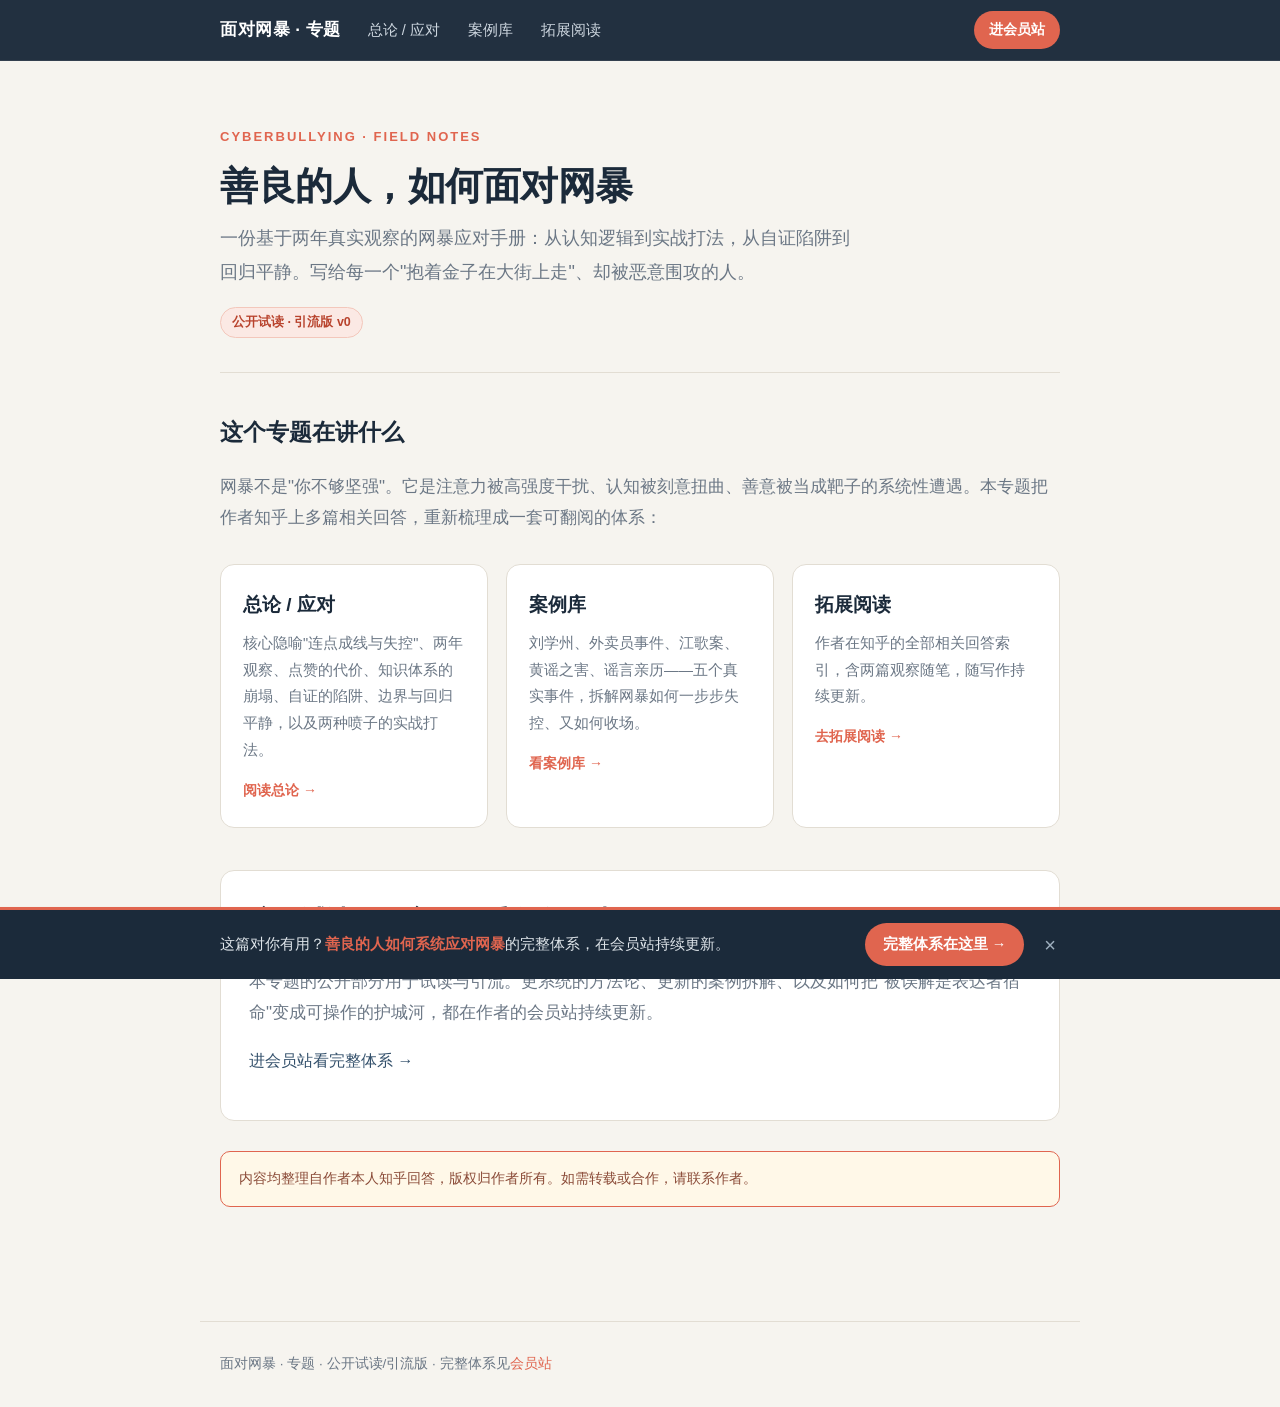
<file: index.html>
<!DOCTYPE html>
<html lang="zh-CN">
<head>
<meta charset="utf-8">
<meta name="viewport" content="width=device-width,initial-scale=1">
<title>面对网暴 · 专题</title>
<link rel="stylesheet" href="_shell/style.css">
</head>
<body>
<script src="_shell/global-nav.js"></script>
<main>
  <header class="hero">
    <div class="kicker">Cyberbullying · Field Notes</div>
    <h1>善良的人，如何面对网暴</h1>
    <p class="sub">一份基于两年真实观察的网暴应对手册：从认知逻辑到实战打法，从自证陷阱到回归平静。写给每一个"抱着金子在大街上走"、却被恶意围攻的人。</p>
    <span class="badge">公开试读 · 引流版 v0</span>
  </header>

  <section>
    <h2 style="font-size:23px;color:var(--ink);margin:8px 0 4px">这个专题在讲什么</h2>
    <p style="color:var(--muted)">网暴不是"你不够坚强"。它是注意力被高强度干扰、认知被刻意扭曲、善意被当成靶子的系统性遭遇。本专题把作者知乎上多篇相关回答，重新梳理成一套可翻阅的体系：</p>
    <div class="grid">
      <div class="card">
        <h3>总论 / 应对</h3>
        <p>核心隐喻"连点成线与失控"、两年观察、点赞的代价、知识体系的崩塌、自证的陷阱、边界与回归平静，以及两种喷子的实战打法。</p>
        <a class="more" href="pages/cope.html">阅读总论 →</a>
      </div>
      <div class="card">
        <h3>案例库</h3>
        <p>刘学州、外卖员事件、江歌案、黄谣之害、谣言亲历——五个真实事件，拆解网暴如何一步步失控、又如何收场。</p>
        <a class="more" href="pages/cases.html">看案例库 →</a>
      </div>
      <div class="card">
        <h3>拓展阅读</h3>
        <p>作者在知乎的全部相关回答索引，含两篇观察随笔，随写作持续更新。</p>
        <a class="more" href="pages/read.html">去拓展阅读 →</a>
      </div>
    </div>
  </section>

  <section style="margin-top:42px;background:var(--card);border:1px solid var(--line);border-radius:14px;padding:26px 28px">
    <h2 style="margin-top:0;color:var(--ink)">这是试读版，完整体系在会员站</h2>
    <p style="color:var(--muted)">本专题的公开部分用于试读与引流。更系统的方法论、更新的案例拆解、以及如何把"被误解是表达者宿命"变成可操作的护城河，都在作者的会员站持续更新。</p>
    <p><a class="more" href="https://your-membership-link.example.com" target="_blank" rel="noopener" style="font-size:16px">进会员站看完整体系 →</a></p>
  </section>

  <div class="note" style="margin-top:30px">内容均整理自作者本人知乎回答，版权归作者所有。如需转载或合作，请联系作者。</div>
</main>
<div class="foot">面对网暴 · 专题 · 公开试读/引流版 · 完整体系见<a href="https://your-membership-link.example.com" target="_blank" rel="noopener">会员站</a></div>
</body>
</html>
</file>
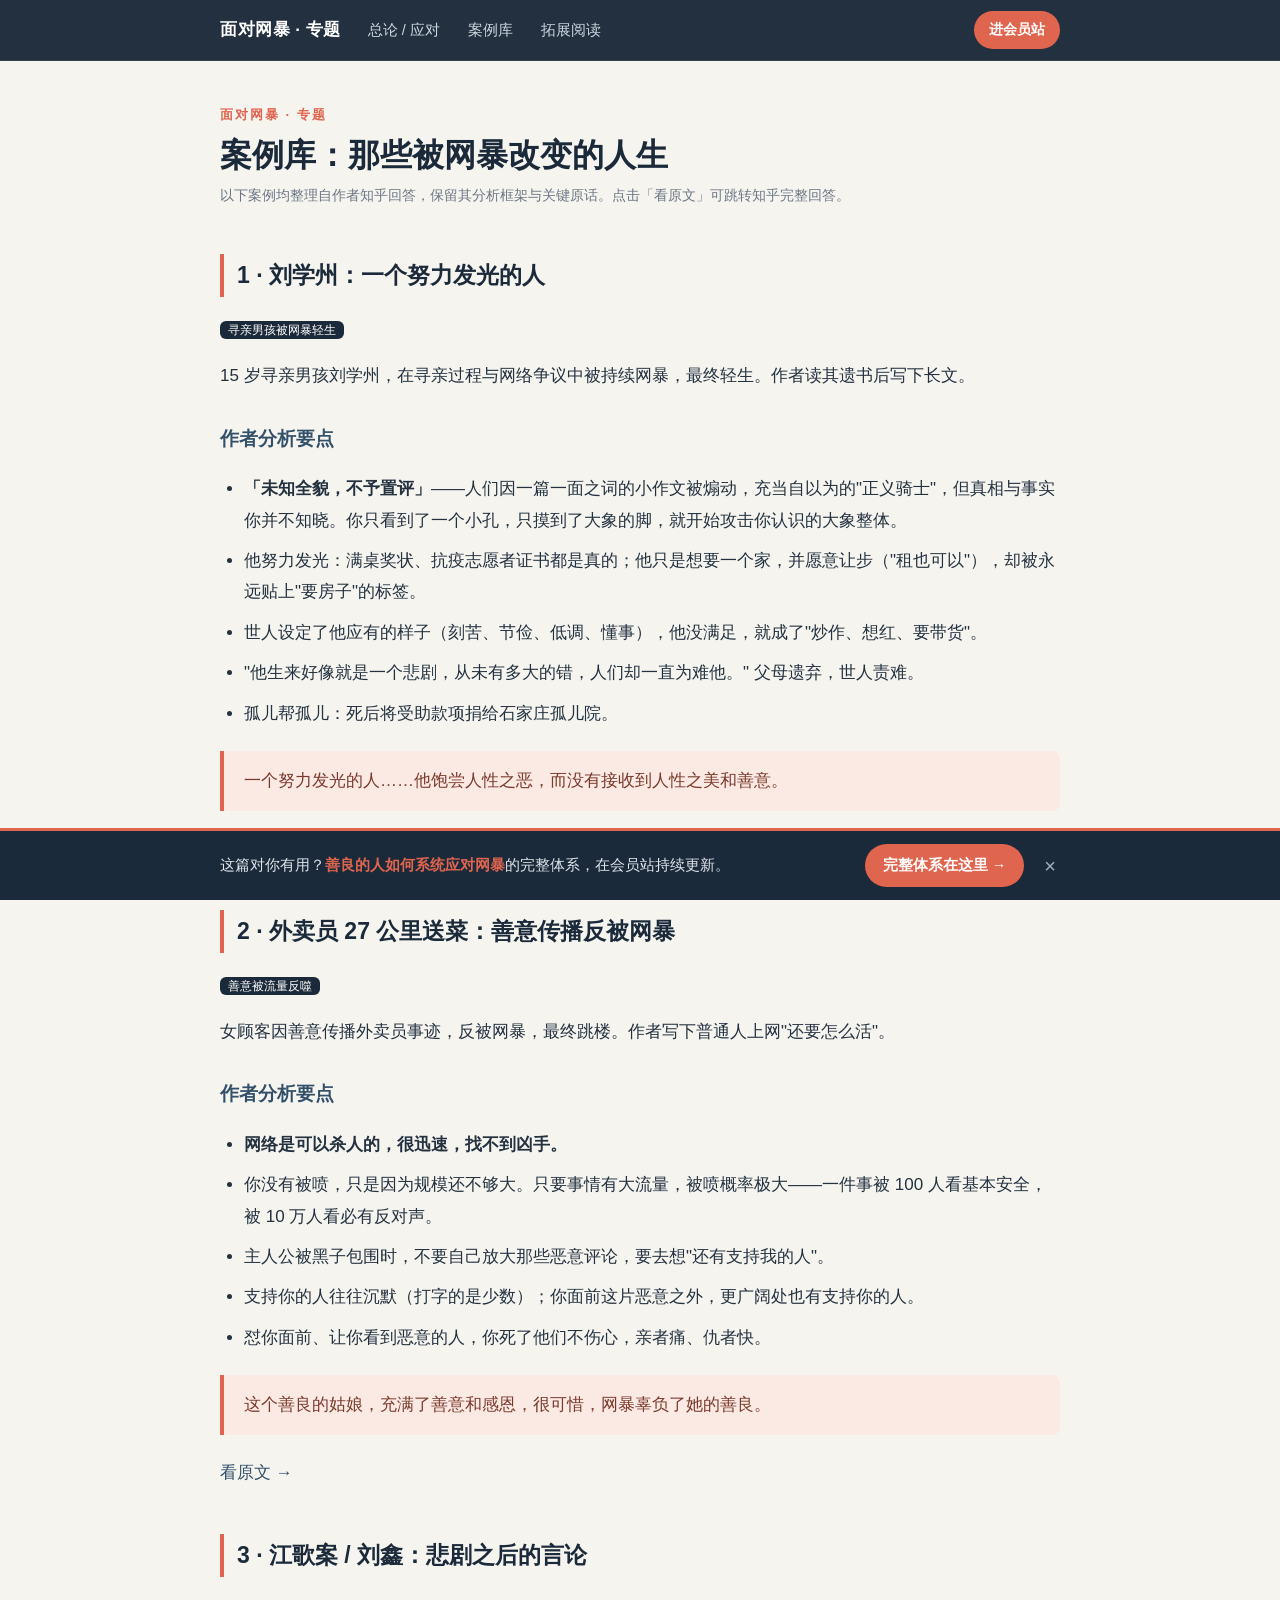
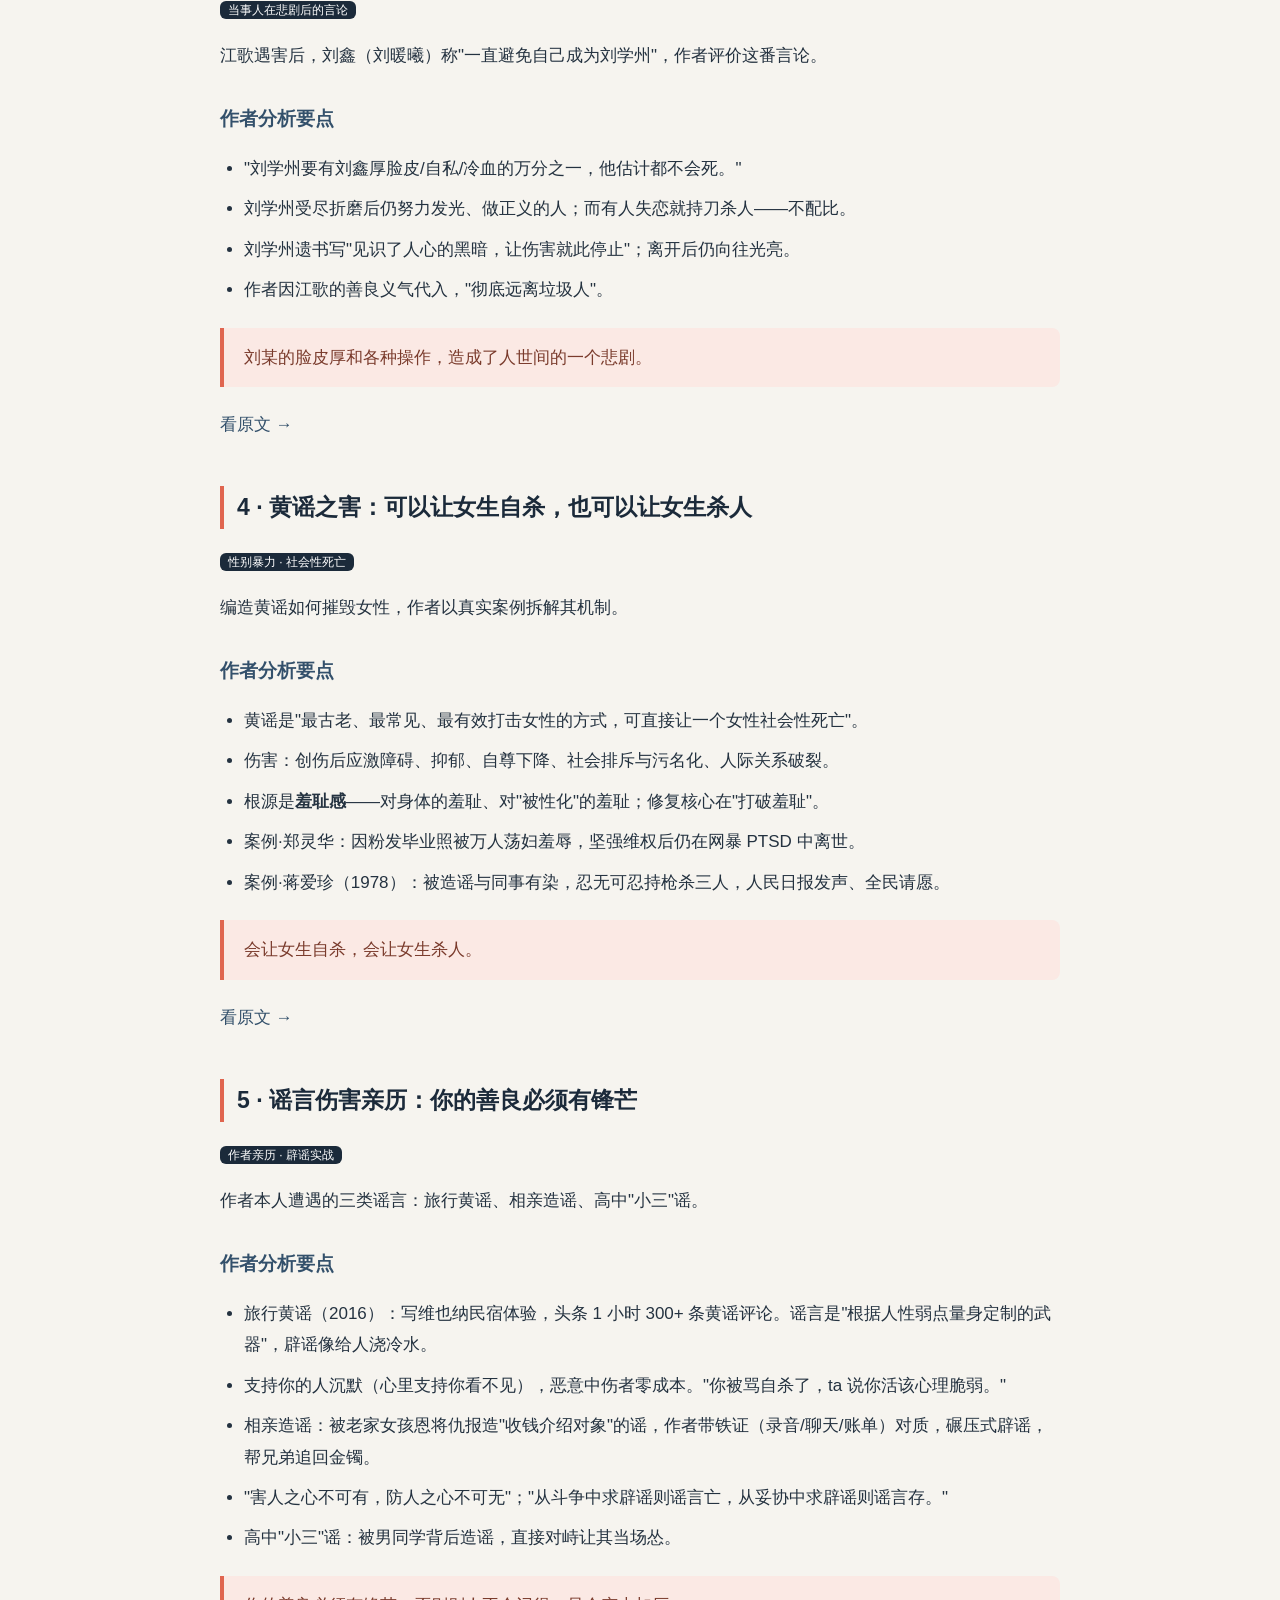
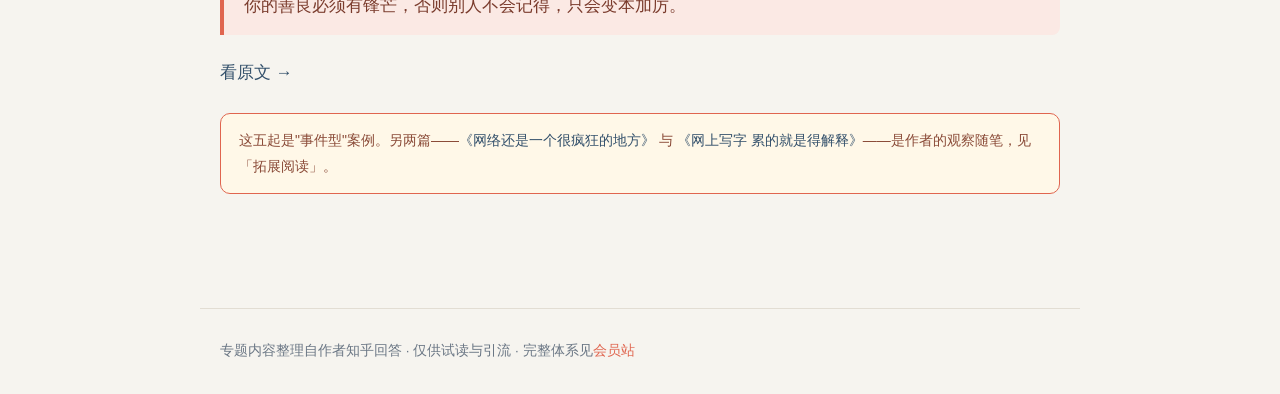
<file: pages/cases.html>
<!DOCTYPE html>
<html lang="zh-CN">
<head>
<meta charset="utf-8">
<meta name="viewport" content="width=device-width,initial-scale=1">
<title>案例库 · 面对网暴专题</title>
<link rel="stylesheet" href="../_shell/style.css">
</head>
<body>
<script src="../_shell/global-nav.js"></script>
<article>
  <div class="kicker">面对网暴 · 专题</div>
  <h1>案例库：那些被网暴改变的人生</h1>
  <div class="meta">以下案例均整理自作者知乎回答，保留其分析框架与关键原话。点击「看原文」可跳转知乎完整回答。</div>

  <h2>1 · 刘学州：一个努力发光的人</h2>
  <p><span class="tag" style="background:var(--ink);color:#fff;padding:2px 8px;border-radius:6px;font-size:12px">寻亲男孩被网暴轻生</span></p>
  <p>15 岁寻亲男孩刘学州，在寻亲过程与网络争议中被持续网暴，最终轻生。作者读其遗书后写下长文。</p>
  <h3>作者分析要点</h3>
  <ul>
    <li><strong>「未知全貌，不予置评」</strong>——人们因一篇一面之词的小作文被煽动，充当自以为的"正义骑士"，但真相与事实你并不知晓。你只看到了一个小孔，只摸到了大象的脚，就开始攻击你认识的大象整体。</li>
    <li>他努力发光：满桌奖状、抗疫志愿者证书都是真的；他只是想要一个家，并愿意让步（"租也可以"），却被永远贴上"要房子"的标签。</li>
    <li>世人设定了他应有的样子（刻苦、节俭、低调、懂事），他没满足，就成了"炒作、想红、要带货"。</li>
    <li>"他生来好像就是一个悲剧，从未有多大的错，人们却一直为难他。" 父母遗弃，世人责难。</li>
    <li>孤儿帮孤儿：死后将受助款项捐给石家庄孤儿院。</li>
  </ul>
  <blockquote>一个努力发光的人……他饱尝人性之恶，而没有接收到人性之美和善意。</blockquote>
  <p><a href="https://www.zhihu.com/question/513063032/answer/2323463442" target="_blank" rel="noopener">看原文 →</a></p>

  <h2>2 · 外卖员 27 公里送菜：善意传播反被网暴</h2>
  <p><span class="tag" style="background:var(--ink);color:#fff;padding:2px 8px;border-radius:6px;font-size:12px">善意被流量反噬</span></p>
  <p>女顾客因善意传播外卖员事迹，反被网暴，最终跳楼。作者写下普通人上网"还要怎么活"。</p>
  <h3>作者分析要点</h3>
  <ul>
    <li><strong>网络是可以杀人的，很迅速，找不到凶手。</strong></li>
    <li>你没有被喷，只是因为规模还不够大。只要事情有大流量，被喷概率极大——一件事被 100 人看基本安全，被 10 万人看必有反对声。</li>
    <li>主人公被黑子包围时，不要自己放大那些恶意评论，要去想"还有支持我的人"。</li>
    <li>支持你的人往往沉默（打字的是少数）；你面前这片恶意之外，更广阔处也有支持你的人。</li>
    <li>怼你面前、让你看到恶意的人，你死了他们不伤心，亲者痛、仇者快。</li>
  </ul>
  <blockquote>这个善良的姑娘，充满了善意和感恩，很可惜，网暴辜负了她的善良。</blockquote>
  <p><a href="https://www.zhihu.com/question/526701282/answer/2430961741" target="_blank" rel="noopener">看原文 →</a></p>

  <h2>3 · 江歌案 / 刘鑫：悲剧之后的言论</h2>
  <p><span class="tag" style="background:var(--ink);color:#fff;padding:2px 8px;border-radius:6px;font-size:12px">当事人在悲剧后的言论</span></p>
  <p>江歌遇害后，刘鑫（刘暖曦）称"一直避免自己成为刘学州"，作者评价这番言论。</p>
  <h3>作者分析要点</h3>
  <ul>
    <li>"刘学州要有刘鑫厚脸皮/自私/冷血的万分之一，他估计都不会死。"</li>
    <li>刘学州受尽折磨后仍努力发光、做正义的人；而有人失恋就持刀杀人——不配比。</li>
    <li>刘学州遗书写"见识了人心的黑暗，让伤害就此停止"；离开后仍向往光亮。</li>
    <li>作者因江歌的善良义气代入，"彻底远离垃圾人"。</li>
  </ul>
  <blockquote>刘某的脸皮厚和各种操作，造成了人世间的一个悲剧。</blockquote>
  <p><a href="https://www.zhihu.com/question/516859570/answer/2351322077" target="_blank" rel="noopener">看原文 →</a></p>

  <h2>4 · 黄谣之害：可以让女生自杀，也可以让女生杀人</h2>
  <p><span class="tag" style="background:var(--ink);color:#fff;padding:2px 8px;border-radius:6px;font-size:12px">性别暴力 · 社会性死亡</span></p>
  <p>编造黄谣如何摧毁女性，作者以真实案例拆解其机制。</p>
  <h3>作者分析要点</h3>
  <ul>
    <li>黄谣是"最古老、最常见、最有效打击女性的方式，可直接让一个女性社会性死亡"。</li>
    <li>伤害：创伤后应激障碍、抑郁、自尊下降、社会排斥与污名化、人际关系破裂。</li>
    <li>根源是<strong>羞耻感</strong>——对身体的羞耻、对"被性化"的羞耻；修复核心在"打破羞耻"。</li>
    <li>案例·郑灵华：因粉发毕业照被万人荡妇羞辱，坚强维权后仍在网暴 PTSD 中离世。</li>
    <li>案例·蒋爱珍（1978）：被造谣与同事有染，忍无可忍持枪杀三人，人民日报发声、全民请愿。</li>
  </ul>
  <blockquote>会让女生自杀，会让女生杀人。</blockquote>
  <p><a href="https://www.zhihu.com/question/591500081/answer/2953208497" target="_blank" rel="noopener">看原文 →</a></p>

  <h2>5 · 谣言伤害亲历：你的善良必须有锋芒</h2>
  <p><span class="tag" style="background:var(--ink);color:#fff;padding:2px 8px;border-radius:6px;font-size:12px">作者亲历 · 辟谣实战</span></p>
  <p>作者本人遭遇的三类谣言：旅行黄谣、相亲造谣、高中"小三"谣。</p>
  <h3>作者分析要点</h3>
  <ul>
    <li>旅行黄谣（2016）：写维也纳民宿体验，头条 1 小时 300+ 条黄谣评论。谣言是"根据人性弱点量身定制的武器"，辟谣像给人浇冷水。</li>
    <li>支持你的人沉默（心里支持你看不见），恶意中伤者零成本。"你被骂自杀了，ta 说你活该心理脆弱。"</li>
    <li>相亲造谣：被老家女孩恩将仇报造"收钱介绍对象"的谣，作者带铁证（录音/聊天/账单）对质，碾压式辟谣，帮兄弟追回金镯。</li>
    <li>"害人之心不可有，防人之心不可无"；"从斗争中求辟谣则谣言亡，从妥协中求辟谣则谣言存。"</li>
    <li>高中"小三"谣：被男同学背后造谣，直接对峙让其当场怂。</li>
  </ul>
  <blockquote>你的善良必须有锋芒，否则别人不会记得，只会变本加厉。</blockquote>
  <p><a href="https://www.zhihu.com/question/591501750/answer/2957593614" target="_blank" rel="noopener">看原文 →</a></p>

  <div class="note">这五起是"事件型"案例。另两篇——<a href="https://zhuanlan.zhihu.com/p/10013115718" target="_blank" rel="noopener">《网络还是一个很疯狂的地方》</a> 与 <a href="https://www.zhihu.com/pin/1859559692235309056" target="_blank" rel="noopener">《网上写字 累的就是得解释》</a>——是作者的观察随笔，见「拓展阅读」。</div>
</article>
<div class="foot">专题内容整理自作者知乎回答 · 仅供试读与引流 · 完整体系见<a href="https://your-membership-link.example.com" target="_blank" rel="noopener">会员站</a></div>
</body>
</html>
</file>
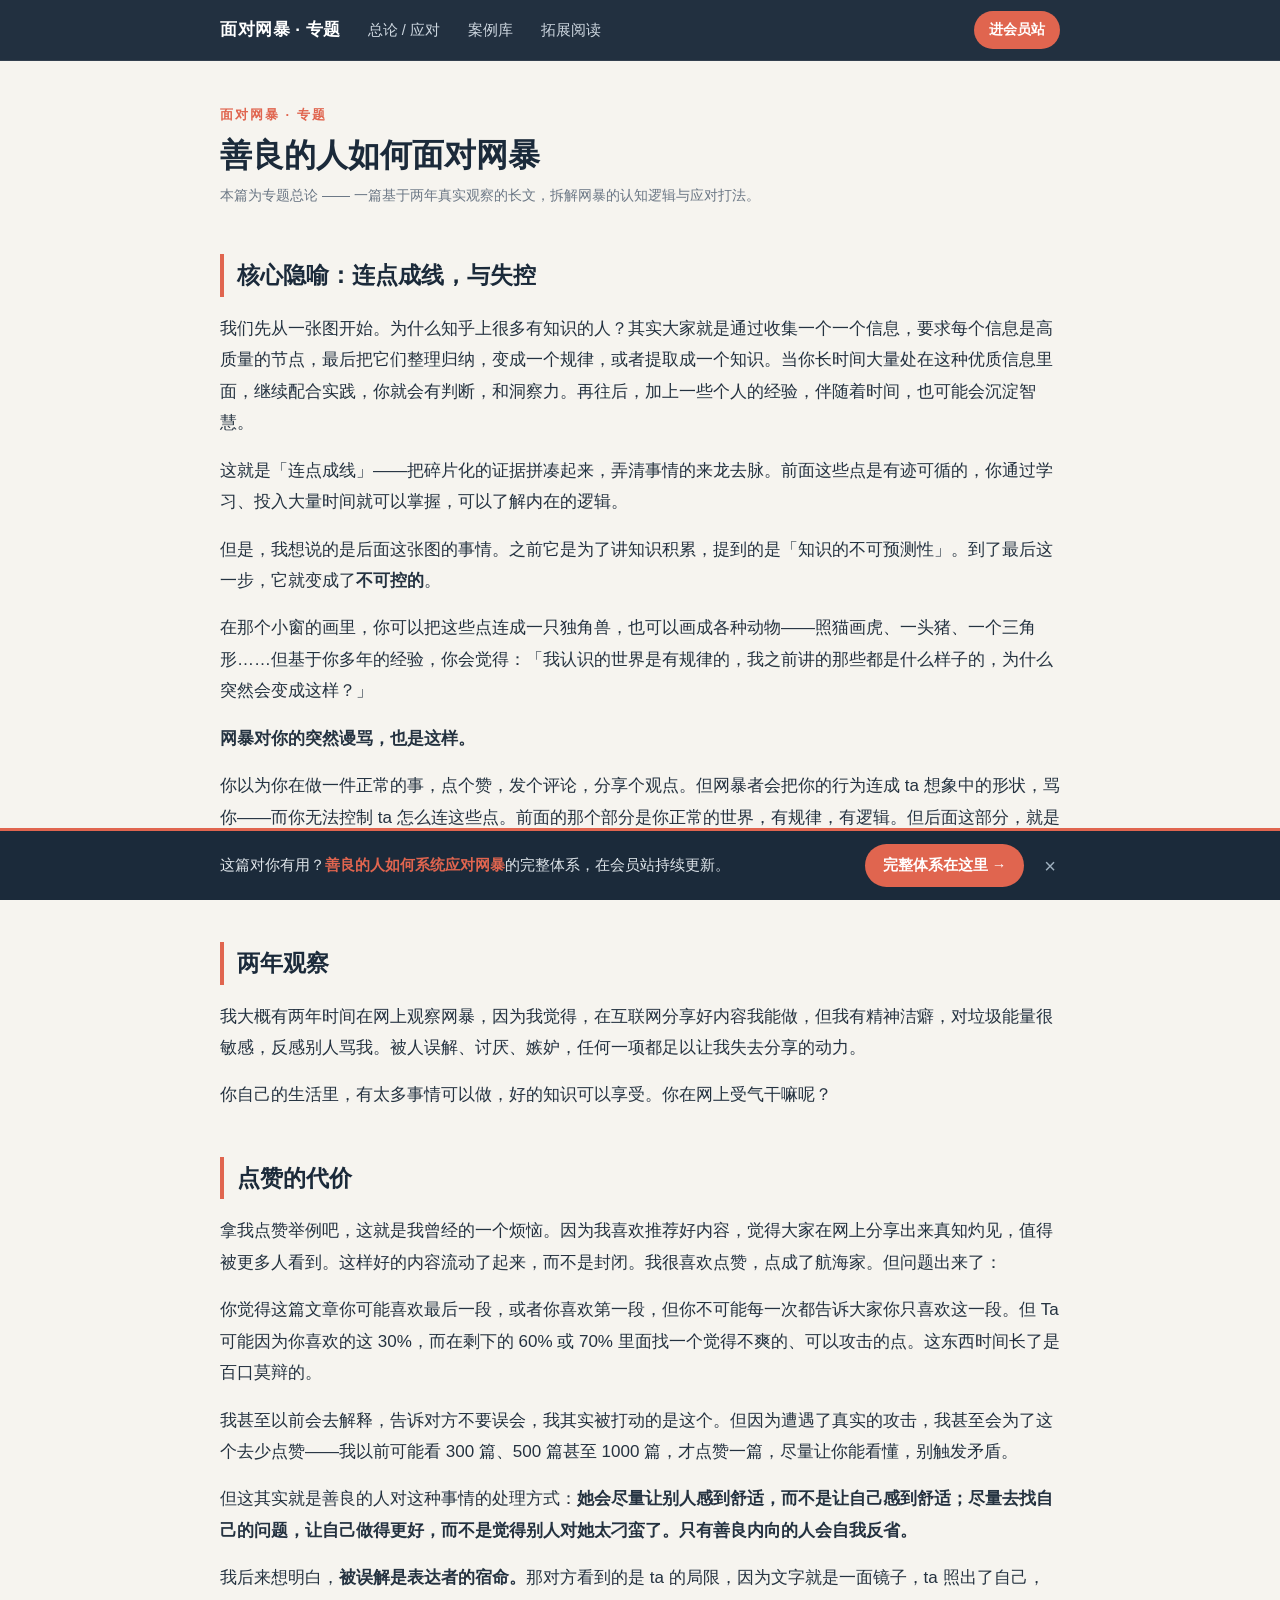
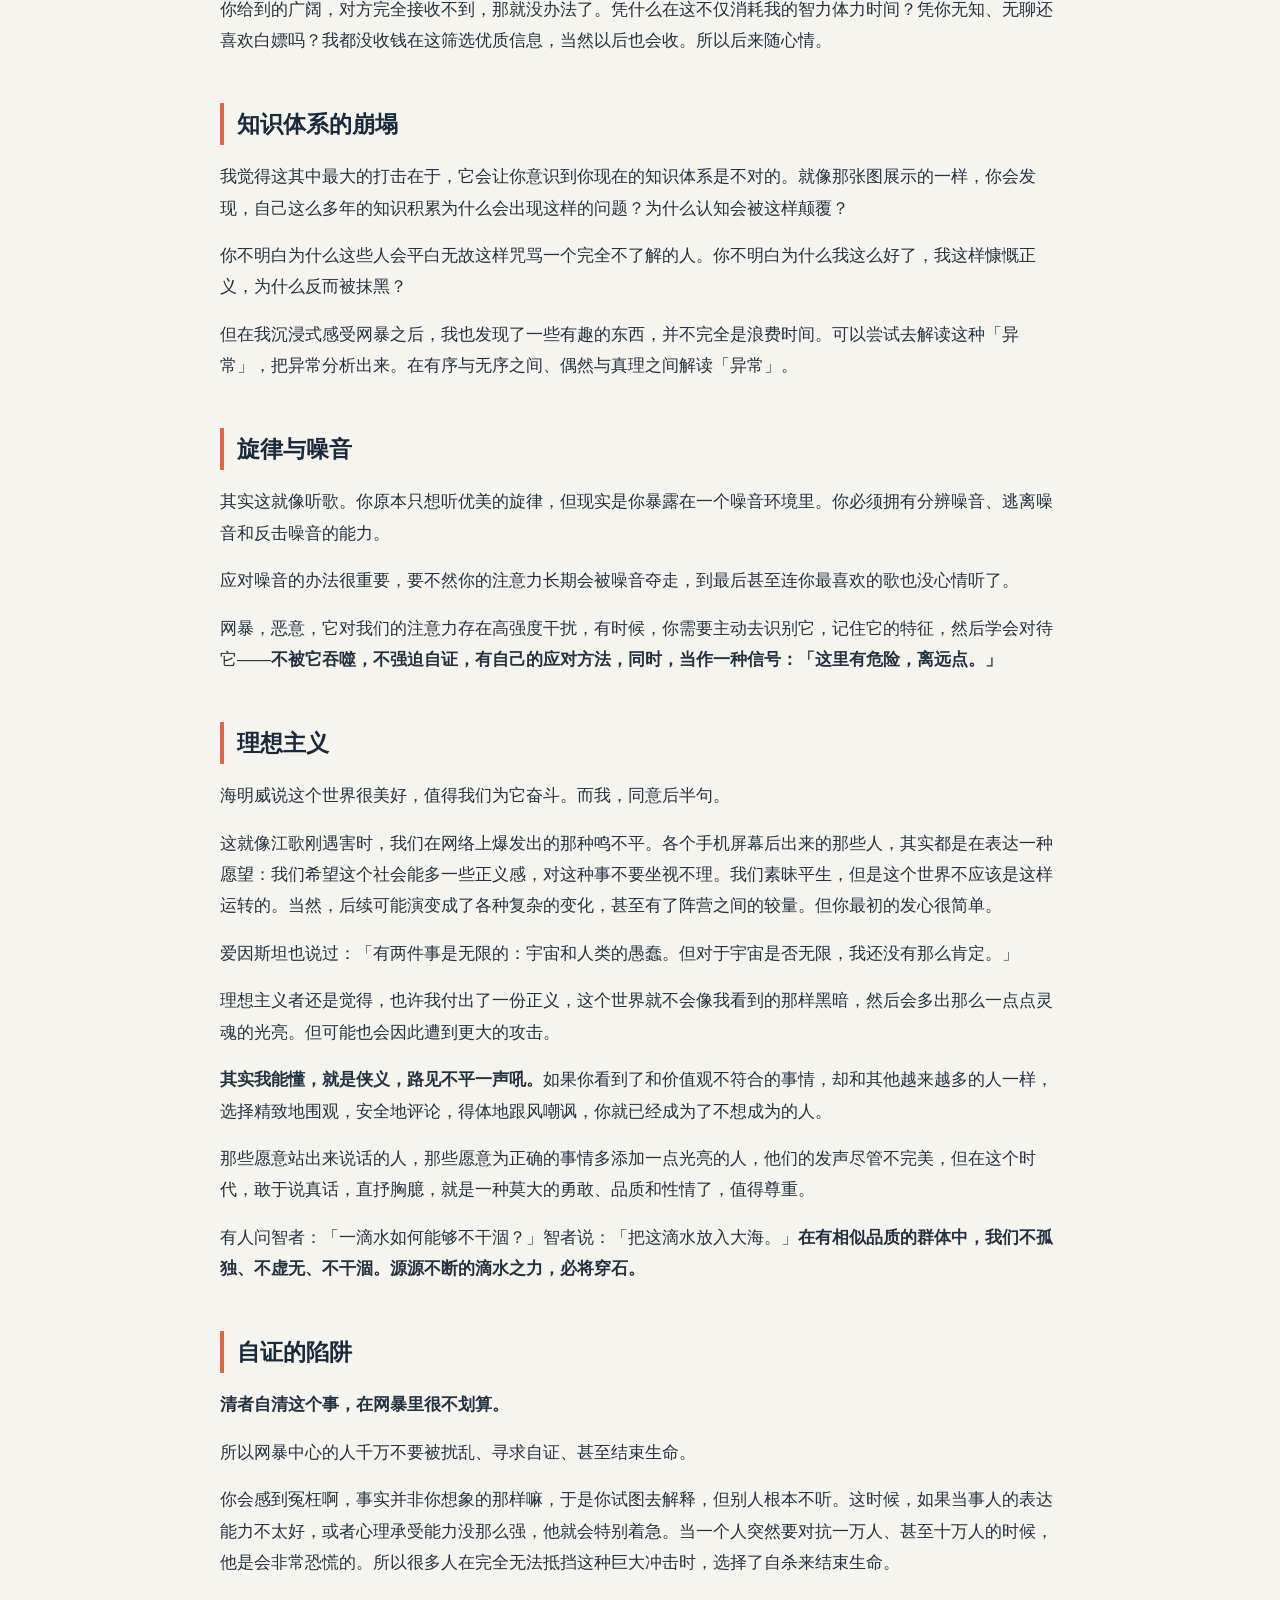
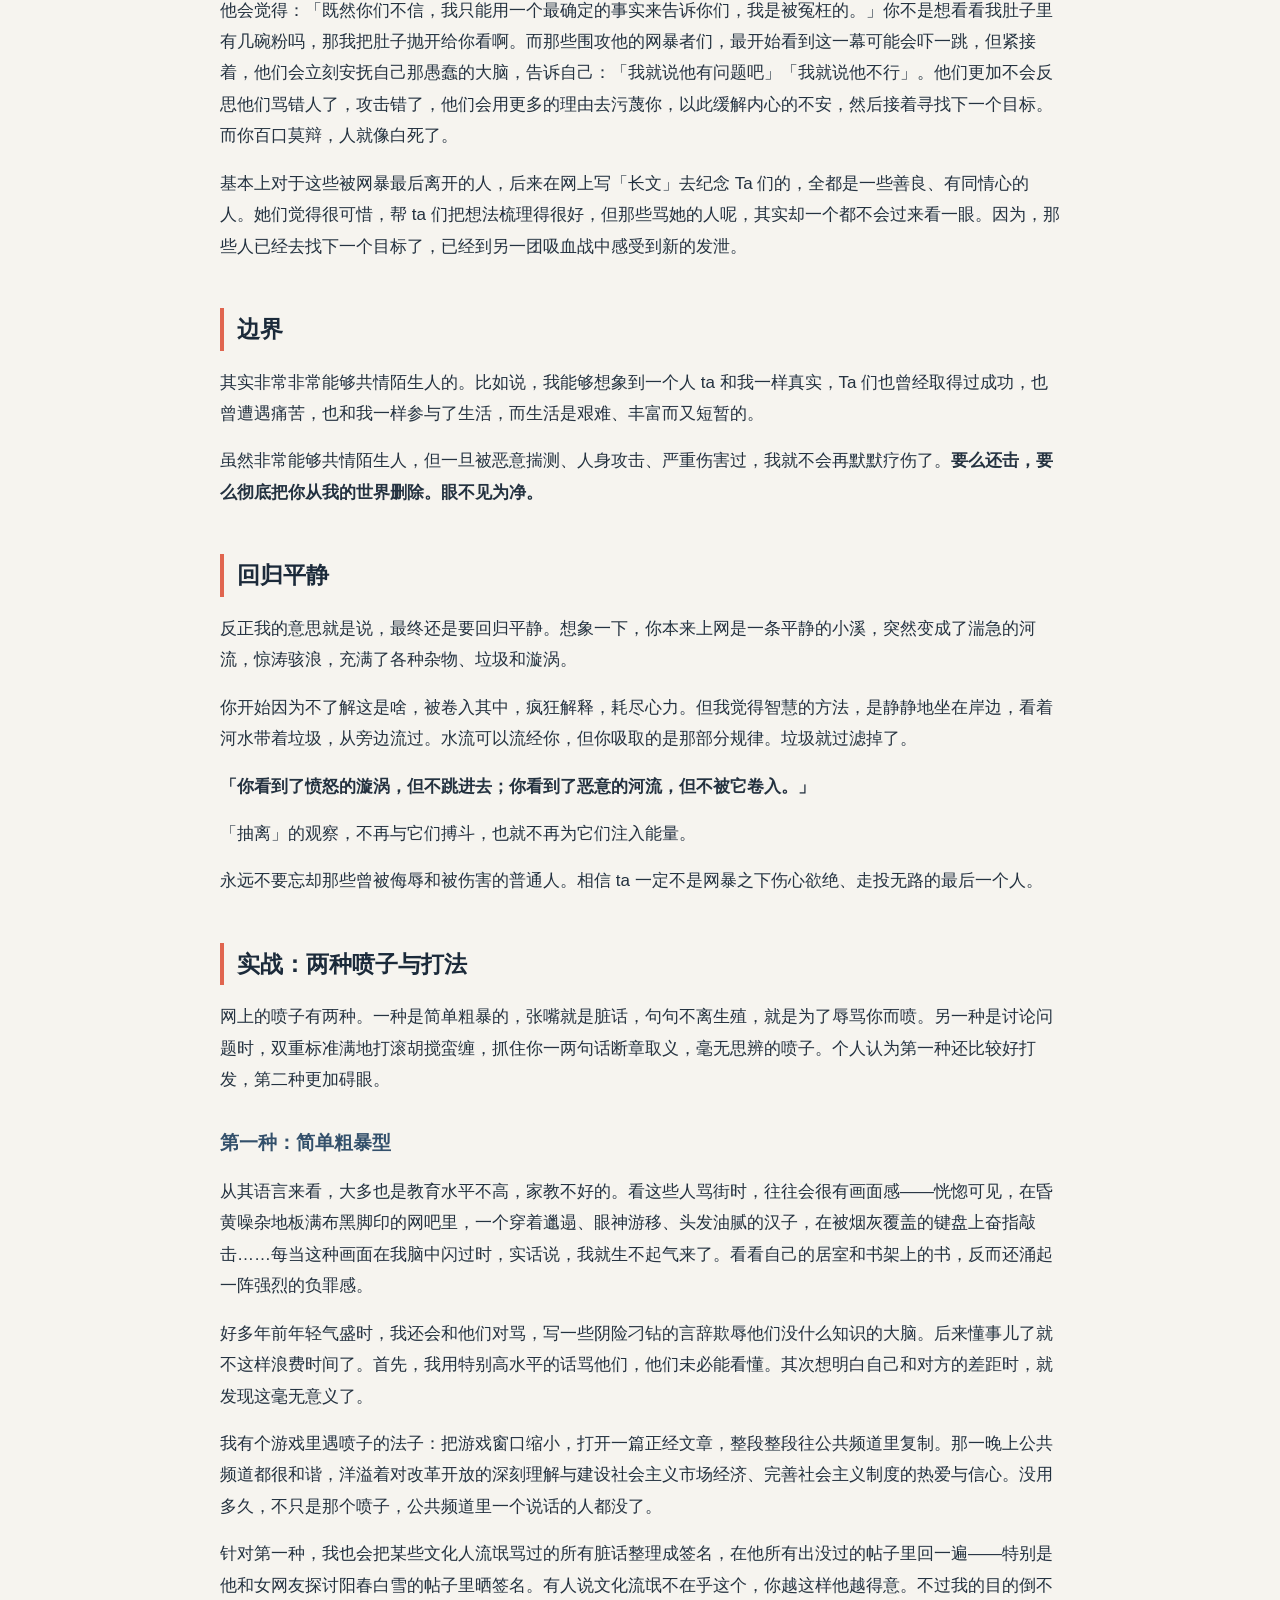
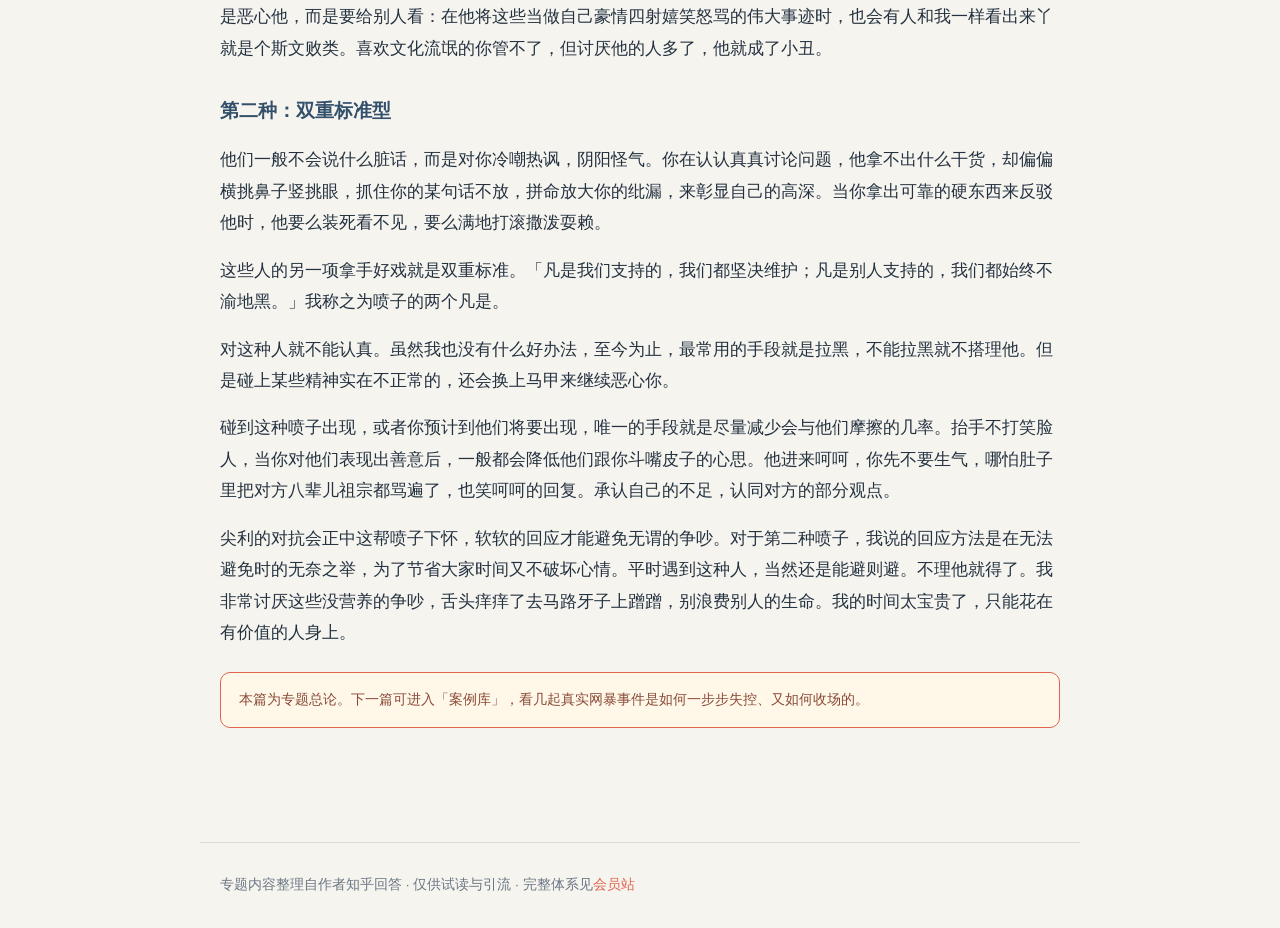
<file: pages/cope.html>
<!DOCTYPE html>
<html lang="zh-CN">
<head>
<meta charset="utf-8">
<meta name="viewport" content="width=device-width,initial-scale=1">
<title>总论 / 应对 · 善良的人如何面对网暴</title>
<link rel="stylesheet" href="../_shell/style.css">
</head>
<body>
<script src="../_shell/global-nav.js"></script>
<article>
  <div class="kicker">面对网暴 · 专题</div>
  <h1>善良的人如何面对网暴</h1>
  <div class="meta">本篇为专题总论 —— 一篇基于两年真实观察的长文，拆解网暴的认知逻辑与应对打法。</div>

  <h2>核心隐喻：连点成线，与失控</h2>
  <p>我们先从一张图开始。为什么知乎上很多有知识的人？其实大家就是通过收集一个一个信息，要求每个信息是高质量的节点，最后把它们整理归纳，变成一个规律，或者提取成一个知识。当你长时间大量处在这种优质信息里面，继续配合实践，你就会有判断，和洞察力。再往后，加上一些个人的经验，伴随着时间，也可能会沉淀智慧。</p>
  <p>这就是「连点成线」——把碎片化的证据拼凑起来，弄清事情的来龙去脉。前面这些点是有迹可循的，你通过学习、投入大量时间就可以掌握，可以了解内在的逻辑。</p>
  <p>但是，我想说的是后面这张图的事情。之前它是为了讲知识积累，提到的是「知识的不可预测性」。到了最后这一步，它就变成了<strong>不可控的</strong>。</p>
  <p>在那个小窗的画里，你可以把这些点连成一只独角兽，也可以画成各种动物——照猫画虎、一头猪、一个三角形……但基于你多年的经验，你会觉得：「我认识的世界是有规律的，我之前讲的那些都是什么样子的，为什么突然会变成这样？」</p>
  <p><strong>网暴对你的突然谩骂，也是这样。</strong></p>
  <p>你以为你在做一件正常的事，点个赞，发个评论，分享个观点。但网暴者会把你的行为连成 ta 想象中的形状，骂你——而你无法控制 ta 怎么连这些点。前面的那个部分是你正常的世界，有规律，有逻辑。但后面这部分，就是失控的。Ta 会进行她自己的联想，连成各种各样、匪夷所思的形状——只要那几个点能连起来就行，和真相没有任何关系也无所谓。</p>

  <h2>两年观察</h2>
  <p>我大概有两年时间在网上观察网暴，因为我觉得，在互联网分享好内容我能做，但我有精神洁癖，对垃圾能量很敏感，反感别人骂我。被人误解、讨厌、嫉妒，任何一项都足以让我失去分享的动力。</p>
  <p>你自己的生活里，有太多事情可以做，好的知识可以享受。你在网上受气干嘛呢？</p>

  <h2>点赞的代价</h2>
  <p>拿我点赞举例吧，这就是我曾经的一个烦恼。因为我喜欢推荐好内容，觉得大家在网上分享出来真知灼见，值得被更多人看到。这样好的内容流动了起来，而不是封闭。我很喜欢点赞，点成了航海家。但问题出来了：</p>
  <p>你觉得这篇文章你可能喜欢最后一段，或者你喜欢第一段，但你不可能每一次都告诉大家你只喜欢这一段。但 Ta 可能因为你喜欢的这 30%，而在剩下的 60% 或 70% 里面找一个觉得不爽的、可以攻击的点。这东西时间长了是百口莫辩的。</p>
  <p>我甚至以前会去解释，告诉对方不要误会，我其实被打动的是这个。但因为遭遇了真实的攻击，我甚至会为了这个去少点赞——我以前可能看 300 篇、500 篇甚至 1000 篇，才点赞一篇，尽量让你能看懂，别触发矛盾。</p>
  <p>但这其实就是善良的人对这种事情的处理方式：<strong>她会尽量让别人感到舒适，而不是让自己感到舒适；尽量去找自己的问题，让自己做得更好，而不是觉得别人对她太刁蛮了。只有善良内向的人会自我反省。</strong></p>
  <p>我后来想明白，<strong>被误解是表达者的宿命。</strong>那对方看到的是 ta 的局限，因为文字就是一面镜子，ta 照出了自己，你给到的广阔，对方完全接收不到，那就没办法了。凭什么在这不仅消耗我的智力体力时间？凭你无知、无聊还喜欢白嫖吗？我都没收钱在这筛选优质信息，当然以后也会收。所以后来随心情。</p>

  <h2>知识体系的崩塌</h2>
  <p>我觉得这其中最大的打击在于，它会让你意识到你现在的知识体系是不对的。就像那张图展示的一样，你会发现，自己这么多年的知识积累为什么会出现这样的问题？为什么认知会被这样颠覆？</p>
  <p>你不明白为什么这些人会平白无故这样咒骂一个完全不了解的人。你不明白为什么我这么好了，我这样慷慨正义，为什么反而被抹黑？</p>
  <p>但在我沉浸式感受网暴之后，我也发现了一些有趣的东西，并不完全是浪费时间。可以尝试去解读这种「异常」，把异常分析出来。在有序与无序之间、偶然与真理之间解读「异常」。</p>

  <h2>旋律与噪音</h2>
  <p>其实这就像听歌。你原本只想听优美的旋律，但现实是你暴露在一个噪音环境里。你必须拥有分辨噪音、逃离噪音和反击噪音的能力。</p>
  <p>应对噪音的办法很重要，要不然你的注意力长期会被噪音夺走，到最后甚至连你最喜欢的歌也没心情听了。</p>
  <p>网暴，恶意，它对我们的注意力存在高强度干扰，有时候，你需要主动去识别它，记住它的特征，然后学会对待它——<strong>不被它吞噬，不强迫自证，有自己的应对方法，同时，当作一种信号：「这里有危险，离远点。」</strong></p>

  <h2>理想主义</h2>
  <p>海明威说这个世界很美好，值得我们为它奋斗。而我，同意后半句。</p>
  <p>这就像江歌刚遇害时，我们在网络上爆发出的那种鸣不平。各个手机屏幕后出来的那些人，其实都是在表达一种愿望：我们希望这个社会能多一些正义感，对这种事不要坐视不理。我们素昧平生，但是这个世界不应该是这样运转的。当然，后续可能演变成了各种复杂的变化，甚至有了阵营之间的较量。但你最初的发心很简单。</p>
  <p>爱因斯坦也说过：「有两件事是无限的：宇宙和人类的愚蠢。但对于宇宙是否无限，我还没有那么肯定。」</p>
  <p>理想主义者还是觉得，也许我付出了一份正义，这个世界就不会像我看到的那样黑暗，然后会多出那么一点点灵魂的光亮。但可能也会因此遭到更大的攻击。</p>
  <p><strong>其实我能懂，就是侠义，路见不平一声吼。</strong>如果你看到了和价值观不符合的事情，却和其他越来越多的人一样，选择精致地围观，安全地评论，得体地跟风嘲讽，你就已经成为了不想成为的人。</p>
  <p>那些愿意站出来说话的人，那些愿意为正确的事情多添加一点光亮的人，他们的发声尽管不完美，但在这个时代，敢于说真话，直抒胸臆，就是一种莫大的勇敢、品质和性情了，值得尊重。</p>
  <p>有人问智者：「一滴水如何能够不干涸？」智者说：「把这滴水放入大海。」<strong>在有相似品质的群体中，我们不孤独、不虚无、不干涸。源源不断的滴水之力，必将穿石。</strong></p>

  <h2>自证的陷阱</h2>
  <p><strong>清者自清这个事，在网暴里很不划算。</strong></p>
  <p>所以网暴中心的人千万不要被扰乱、寻求自证、甚至结束生命。</p>
  <p>你会感到冤枉啊，事实并非你想象的那样嘛，于是你试图去解释，但别人根本不听。这时候，如果当事人的表达能力不太好，或者心理承受能力没那么强，他就会特别着急。当一个人突然要对抗一万人、甚至十万人的时候，他是会非常恐慌的。所以很多人在完全无法抵挡这种巨大冲击时，选择了自杀来结束生命。</p>
  <p>他会觉得：「既然你们不信，我只能用一个最确定的事实来告诉你们，我是被冤枉的。」你不是想看看我肚子里有几碗粉吗，那我把肚子抛开给你看啊。而那些围攻他的网暴者们，最开始看到这一幕可能会吓一跳，但紧接着，他们会立刻安抚自己那愚蠢的大脑，告诉自己：「我就说他有问题吧」「我就说他不行」。他们更加不会反思他们骂错人了，攻击错了，他们会用更多的理由去污蔑你，以此缓解内心的不安，然后接着寻找下一个目标。而你百口莫辩，人就像白死了。</p>
  <p>基本上对于这些被网暴最后离开的人，后来在网上写「长文」去纪念 Ta 们的，全都是一些善良、有同情心的人。她们觉得很可惜，帮 ta 们把想法梳理得很好，但那些骂她的人呢，其实却一个都不会过来看一眼。因为，那些人已经去找下一个目标了，已经到另一团吸血战中感受到新的发泄。</p>

  <h2>边界</h2>
  <p>其实非常非常能够共情陌生人的。比如说，我能够想象到一个人 ta 和我一样真实，Ta 们也曾经取得过成功，也曾遭遇痛苦，也和我一样参与了生活，而生活是艰难、丰富而又短暂的。</p>
  <p>虽然非常能够共情陌生人，但一旦被恶意揣测、人身攻击、严重伤害过，我就不会再默默疗伤了。<strong>要么还击，要么彻底把你从我的世界删除。眼不见为净。</strong></p>

  <h2>回归平静</h2>
  <p>反正我的意思就是说，最终还是要回归平静。想象一下，你本来上网是一条平静的小溪，突然变成了湍急的河流，惊涛骇浪，充满了各种杂物、垃圾和漩涡。</p>
  <p>你开始因为不了解这是啥，被卷入其中，疯狂解释，耗尽心力。但我觉得智慧的方法，是静静地坐在岸边，看着河水带着垃圾，从旁边流过。水流可以流经你，但你吸取的是那部分规律。垃圾就过滤掉了。</p>
  <p><strong>「你看到了愤怒的漩涡，但不跳进去；你看到了恶意的河流，但不被它卷入。」</strong></p>
  <p>「抽离」的观察，不再与它们搏斗，也就不再为它们注入能量。</p>
  <p>永远不要忘却那些曾被侮辱和被伤害的普通人。相信 ta 一定不是网暴之下伤心欲绝、走投无路的最后一个人。</p>

  <h2>实战：两种喷子与打法</h2>
  <p>网上的喷子有两种。一种是简单粗暴的，张嘴就是脏话，句句不离生殖，就是为了辱骂你而喷。另一种是讨论问题时，双重标准满地打滚胡搅蛮缠，抓住你一两句话断章取义，毫无思辨的喷子。个人认为第一种还比较好打发，第二种更加碍眼。</p>

  <h3>第一种：简单粗暴型</h3>
  <p>从其语言来看，大多也是教育水平不高，家教不好的。看这些人骂街时，往往会很有画面感——恍惚可见，在昏黄噪杂地板满布黑脚印的网吧里，一个穿着邋遢、眼神游移、头发油腻的汉子，在被烟灰覆盖的键盘上奋指敲击……每当这种画面在我脑中闪过时，实话说，我就生不起气来了。看看自己的居室和书架上的书，反而还涌起一阵强烈的负罪感。</p>
  <p>好多年前年轻气盛时，我还会和他们对骂，写一些阴险刁钻的言辞欺辱他们没什么知识的大脑。后来懂事儿了就不这样浪费时间了。首先，我用特别高水平的话骂他们，他们未必能看懂。其次想明白自己和对方的差距时，就发现这毫无意义了。</p>
  <p>我有个游戏里遇喷子的法子：把游戏窗口缩小，打开一篇正经文章，整段整段往公共频道里复制。那一晚上公共频道都很和谐，洋溢着对改革开放的深刻理解与建设社会主义市场经济、完善社会主义制度的热爱与信心。没用多久，不只是那个喷子，公共频道里一个说话的人都没了。</p>
  <p>针对第一种，我也会把某些文化人流氓骂过的所有脏话整理成签名，在他所有出没过的帖子里回一遍——特别是他和女网友探讨阳春白雪的帖子里晒签名。有人说文化流氓不在乎这个，你越这样他越得意。不过我的目的倒不是恶心他，而是要给别人看：在他将这些当做自己豪情四射嬉笑怒骂的伟大事迹时，也会有人和我一样看出来丫就是个斯文败类。喜欢文化流氓的你管不了，但讨厌他的人多了，他就成了小丑。</p>

  <h3>第二种：双重标准型</h3>
  <p>他们一般不会说什么脏话，而是对你冷嘲热讽，阴阳怪气。你在认认真真讨论问题，他拿不出什么干货，却偏偏横挑鼻子竖挑眼，抓住你的某句话不放，拼命放大你的纰漏，来彰显自己的高深。当你拿出可靠的硬东西来反驳他时，他要么装死看不见，要么满地打滚撒泼耍赖。</p>
  <p>这些人的另一项拿手好戏就是双重标准。「凡是我们支持的，我们都坚决维护；凡是别人支持的，我们都始终不渝地黑。」我称之为喷子的两个凡是。</p>
  <p>对这种人就不能认真。虽然我也没有什么好办法，至今为止，最常用的手段就是拉黑，不能拉黑就不搭理他。但是碰上某些精神实在不正常的，还会换上马甲来继续恶心你。</p>
  <p>碰到这种喷子出现，或者你预计到他们将要出现，唯一的手段就是尽量减少会与他们摩擦的几率。抬手不打笑脸人，当你对他们表现出善意后，一般都会降低他们跟你斗嘴皮子的心思。他进来呵呵，你先不要生气，哪怕肚子里把对方八辈儿祖宗都骂遍了，也笑呵呵的回复。承认自己的不足，认同对方的部分观点。</p>
  <p>尖利的对抗会正中这帮喷子下怀，软软的回应才能避免无谓的争吵。对于第二种喷子，我说的回应方法是在无法避免时的无奈之举，为了节省大家时间又不破坏心情。平时遇到这种人，当然还是能避则避。不理他就得了。我非常讨厌这些没营养的争吵，舌头痒痒了去马路牙子上蹭蹭，别浪费别人的生命。我的时间太宝贵了，只能花在有价值的人身上。</p>

  <div class="note">本篇为专题总论。下一篇可进入「案例库」，看几起真实网暴事件是如何一步步失控、又如何收场的。</div>
</article>
<div class="foot">专题内容整理自作者知乎回答 · 仅供试读与引流 · 完整体系见<a href="https://your-membership-link.example.com" target="_blank" rel="noopener">会员站</a></div>
</body>
</html>
</file>
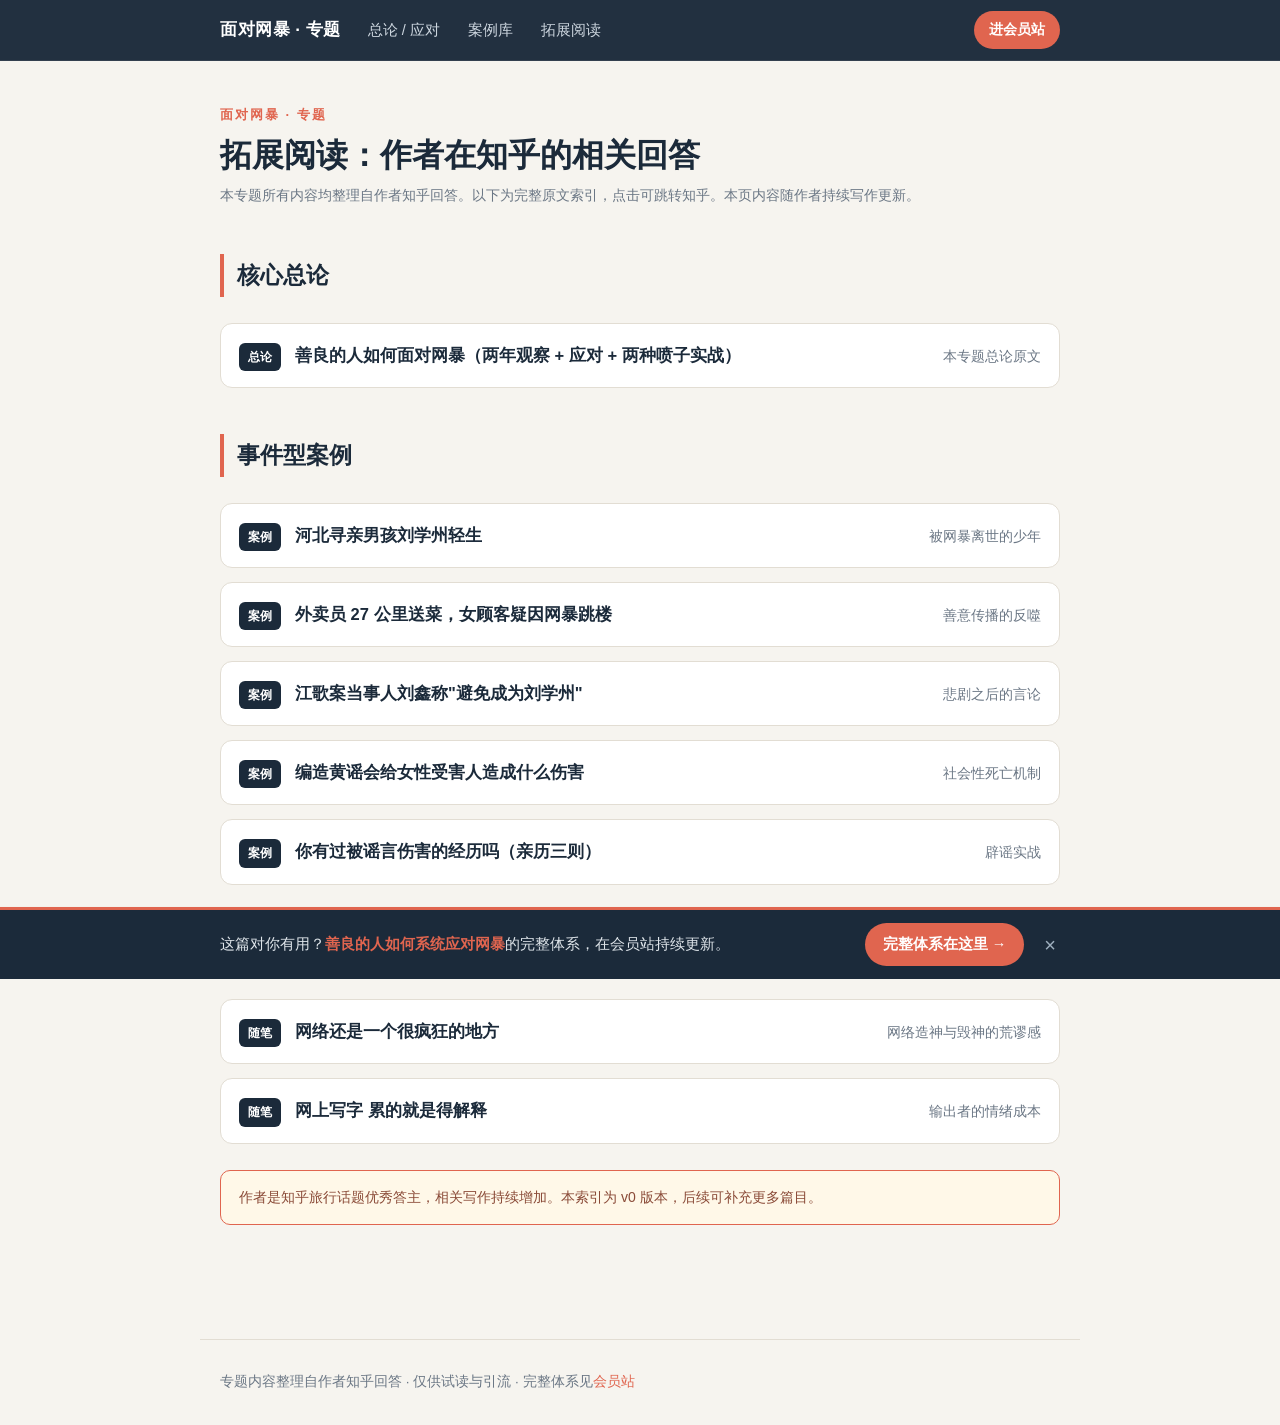
<file: pages/read.html>
<!DOCTYPE html>
<html lang="zh-CN">
<head>
<meta charset="utf-8">
<meta name="viewport" content="width=device-width,initial-scale=1">
<title>拓展阅读 · 面对网暴专题</title>
<link rel="stylesheet" href="../_shell/style.css">
</head>
<body>
<script src="../_shell/global-nav.js"></script>
<article>
  <div class="kicker">面对网暴 · 专题</div>
  <h1>拓展阅读：作者在知乎的相关回答</h1>
  <div class="meta">本专题所有内容均整理自作者知乎回答。以下为完整原文索引，点击可跳转知乎。本页内容随作者持续写作更新。</div>

  <h2>核心总论</h2>
  <div class="case-list">
    <div class="case-row"><span class="tag">总论</span><a href="https://www.zhihu.com/question/20285684/answer/2032894598754871171" target="_blank" rel="noopener">善良的人如何面对网暴（两年观察 + 应对 + 两种喷子实战）</a><span class="desc">本专题总论原文</span></div>
  </div>

  <h2>事件型案例</h2>
  <div class="case-list">
    <div class="case-row"><span class="tag">案例</span><a href="https://www.zhihu.com/question/513063032/answer/2323463442" target="_blank" rel="noopener">河北寻亲男孩刘学州轻生</a><span class="desc">被网暴离世的少年</span></div>
    <div class="case-row"><span class="tag">案例</span><a href="https://www.zhihu.com/question/526701282/answer/2430961741" target="_blank" rel="noopener">外卖员 27 公里送菜，女顾客疑因网暴跳楼</a><span class="desc">善意传播的反噬</span></div>
    <div class="case-row"><span class="tag">案例</span><a href="https://www.zhihu.com/question/516859570/answer/2351322077" target="_blank" rel="noopener">江歌案当事人刘鑫称"避免成为刘学州"</a><span class="desc">悲剧之后的言论</span></div>
    <div class="case-row"><span class="tag">案例</span><a href="https://www.zhihu.com/question/591500081/answer/2953208497" target="_blank" rel="noopener">编造黄谣会给女性受害人造成什么伤害</a><span class="desc">社会性死亡机制</span></div>
    <div class="case-row"><span class="tag">案例</span><a href="https://www.zhihu.com/question/591501750/answer/2957593614" target="_blank" rel="noopener">你有过被谣言伤害的经历吗（亲历三则）</a><span class="desc">辟谣实战</span></div>
  </div>

  <h2>观察随笔</h2>
  <div class="case-list">
    <div class="case-row"><span class="tag">随笔</span><a href="https://zhuanlan.zhihu.com/p/10013115718" target="_blank" rel="noopener">网络还是一个很疯狂的地方</a><span class="desc">网络造神与毁神的荒谬感</span></div>
    <div class="case-row"><span class="tag">随笔</span><a href="https://www.zhihu.com/pin/1859559692235309056" target="_blank" rel="noopener">网上写字 累的就是得解释</a><span class="desc">输出者的情绪成本</span></div>
  </div>

  <div class="note">作者是知乎旅行话题优秀答主，相关写作持续增加。本索引为 v0 版本，后续可补充更多篇目。</div>
</article>
<div class="foot">专题内容整理自作者知乎回答 · 仅供试读与引流 · 完整体系见<a href="https://your-membership-link.example.com" target="_blank" rel="noopener">会员站</a></div>
</body>
</html>
</file>
<file: _shell/style.css>
:root{
  --ink:#1b2a3a;          /* 墨蓝主色 */
  --ink-soft:#33506b;
  --paper:#f6f4ef;        /* 暖白纸面 */
  --card:#ffffff;
  --line:#e2ddd3;
  --coral:#e0654f;        /* 暖珊瑚强调 */
  --coral-soft:#fbe9e4;
  --text:#243240;
  --muted:#6b7785;
  --maxw:880px;
}
*{box-sizing:border-box}
html{scroll-behavior:smooth}
body{
  margin:0;font-family:-apple-system,BlinkMacSystemFont,"Segoe UI","PingFang SC","Hiragino Sans GB","Microsoft YaHei",sans-serif;
  background:var(--paper);color:var(--text);line-height:1.85;font-size:17px;
}
a{color:var(--ink-soft);text-decoration:none}
a:hover{color:var(--coral)}

/* 顶部跨导航 */
.gn-bar{
  position:sticky;top:0;z-index:50;background:rgba(27,42,58,.97);
  backdrop-filter:blur(6px);border-bottom:1px solid rgba(255,255,255,.08);
}
.gn-inner{max-width:var(--maxw);margin:0 auto;padding:11px 20px;display:flex;align-items:center;gap:6px;flex-wrap:wrap}
.gn-brand{color:#fff;font-weight:700;margin-right:10px;letter-spacing:.5px;white-space:nowrap}
.gn-brand:hover{color:#fff}
.gn-link{color:#cdd6df;font-size:14.5px;padding:5px 11px;border-radius:7px;transition:.15s}
.gn-link:hover{background:rgba(255,255,255,.1);color:#fff}
.gn-cta{margin-left:auto;background:var(--coral);color:#fff;padding:6px 15px;border-radius:20px;font-size:14px;font-weight:600;white-space:nowrap}
.gn-cta:hover{background:#cf523c;color:#fff}
.gn-burger{display:none}

main{max-width:var(--maxw);margin:0 auto;padding:0 20px 90px}

.hero{padding:64px 0 34px;border-bottom:1px solid var(--line);margin-bottom:38px}
.kicker{color:var(--coral);font-weight:700;letter-spacing:2px;font-size:13px;text-transform:uppercase}
.hero h1{font-size:38px;line-height:1.25;margin:14px 0 12px;color:var(--ink);letter-spacing:-.5px}
.hero .sub{font-size:18px;color:var(--muted);max-width:640px;margin:0}
.badge{display:inline-block;background:var(--coral-soft);color:#b8432d;border:1px solid #f3c7bb;
  font-size:12.5px;padding:3px 11px;border-radius:20px;margin-top:18px;font-weight:600}

/* 区块卡片 */
.grid{display:grid;grid-template-columns:repeat(auto-fill,minmax(250px,1fr));gap:18px;margin:30px 0}
.card{background:var(--card);border:1px solid var(--line);border-radius:14px;padding:22px;transition:.18s}
.card:hover{transform:translateY(-3px);box-shadow:0 10px 26px rgba(27,42,58,.1);border-color:#cfc7b8}
.card h3{margin:0 0 8px;font-size:19px;color:var(--ink)}
.card p{margin:0;color:var(--muted);font-size:14.5px}
.card .more{display:inline-block;margin-top:14px;color:var(--coral);font-weight:600;font-size:14px}

/* 文章正文 */
article{max-width:var(--maxw);margin:0 auto;padding:42px 20px 90px}
article h1{font-size:32px;color:var(--ink);line-height:1.3;margin:8px 0 6px}
article .meta{color:var(--muted);font-size:14px;margin-bottom:30px}
article h2{font-size:23px;color:var(--ink);margin:46px 0 14px;padding-left:13px;border-left:4px solid var(--coral)}
article h3{font-size:18.5px;color:var(--ink-soft);margin:30px 0 10px}
article p{margin:16px 0}
article blockquote{margin:22px 0;padding:14px 20px;background:var(--coral-soft);border-left:4px solid var(--coral);border-radius:0 8px 8px 0;color:#7a3b2c;font-style:normal}
article ul,article ol{padding-left:24px}
article li{margin:9px 0}
article img{max-width:100%;border-radius:10px;margin:18px 0}
.note{background:#fff8e8;border:1px solid var(--coral);border-radius:10px;padding:14px 18px;color:#8a4a37;font-size:14px;margin:24px 0}

/* 底部引流条 */
.cta-band{position:fixed;left:0;right:0;bottom:0;z-index:40;background:var(--ink);color:#fff;
  border-top:3px solid var(--coral);transform:translateY(110%);transition:transform .4s ease}
.cta-band.show{transform:translateY(0)}
.cta-inner{max-width:var(--maxw);margin:0 auto;padding:13px 20px;display:flex;align-items:center;gap:16px;flex-wrap:wrap}
.cta-inner .txt{font-size:14.5px;color:#dfe5ea}
.cta-inner .txt b{color:var(--coral)}
.cta-inner a.btn{margin-left:auto;background:var(--coral);color:#fff;padding:8px 18px;border-radius:22px;font-weight:700;font-size:14.5px;white-space:nowrap}
.cta-inner a.btn:hover{background:#cf523c}
.cta-close{background:none;border:none;color:#9fb0bf;font-size:20px;cursor:pointer;line-height:1;padding:0 4px}
.cta-close:hover{color:#fff}

.foot{max-width:var(--maxw);margin:0 auto;padding:30px 20px;color:var(--muted);font-size:13.5px;border-top:1px solid var(--line)}
.foot a{color:var(--coral)}

/* 案例页列表 */
.case-list{display:grid;gap:14px;margin:26px 0}
.case-row{display:flex;align-items:baseline;gap:14px;padding:16px 18px;background:var(--card);border:1px solid var(--line);border-radius:12px}
.case-row .tag{font-size:12px;background:var(--ink);color:#fff;padding:3px 9px;border-radius:6px;white-space:nowrap;font-weight:600}
.case-row a{font-size:16.5px;font-weight:600;color:var(--ink)}
.case-row .desc{color:var(--muted);font-size:14px;margin-left:auto;text-align:right;max-width:42%}

@media(max-width:680px){
  .hero h1{font-size:29px}
  .gn-link{display:none}
  .gn-burger{display:inline-block;margin-left:auto;background:none;border:none;color:#fff;font-size:22px;cursor:pointer}
  .gn-cta{display:none}
  .case-row{flex-direction:column;gap:6px}
  .case-row .desc{margin-left:0;text-align:left;max-width:100%}
}
</file>
